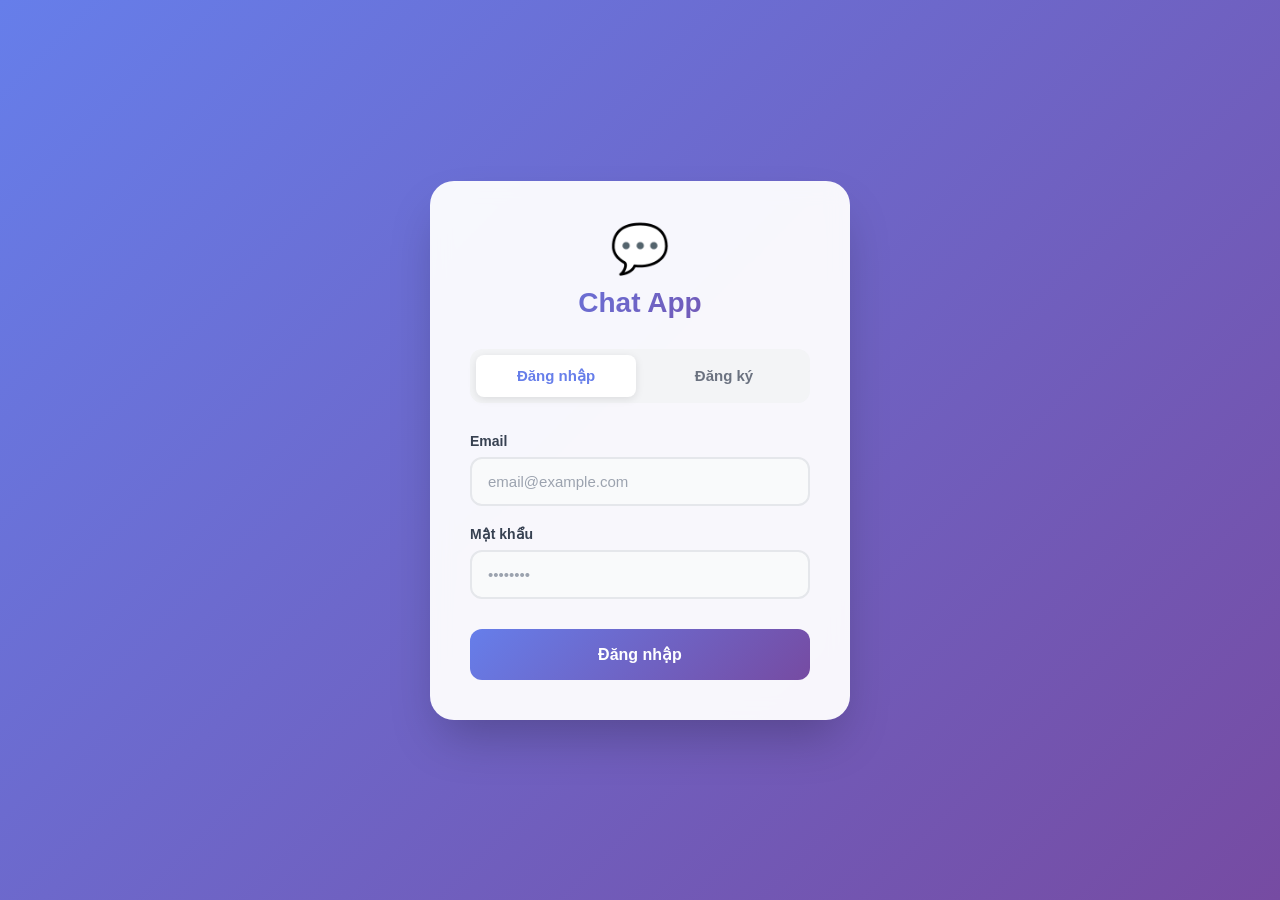
<file: Client/index.html>
<!DOCTYPE html>
<html lang="vi">
<head>
    <meta charset="UTF-8">
    <meta name="viewport" content="width=device-width, initial-scale=1.0">
    <title>Chat App</title>
    <link rel="stylesheet" href="styles.css">
</head>
<body>
    <script>
        // Kiểm tra đã đăng nhập chưa
        const token = localStorage.getItem('token');
        if (token) {
            window.location.href = 'chat.html';
        } else {
            window.location.href = 'auth.html';
        }
    </script>
</body>
</html>
</file>
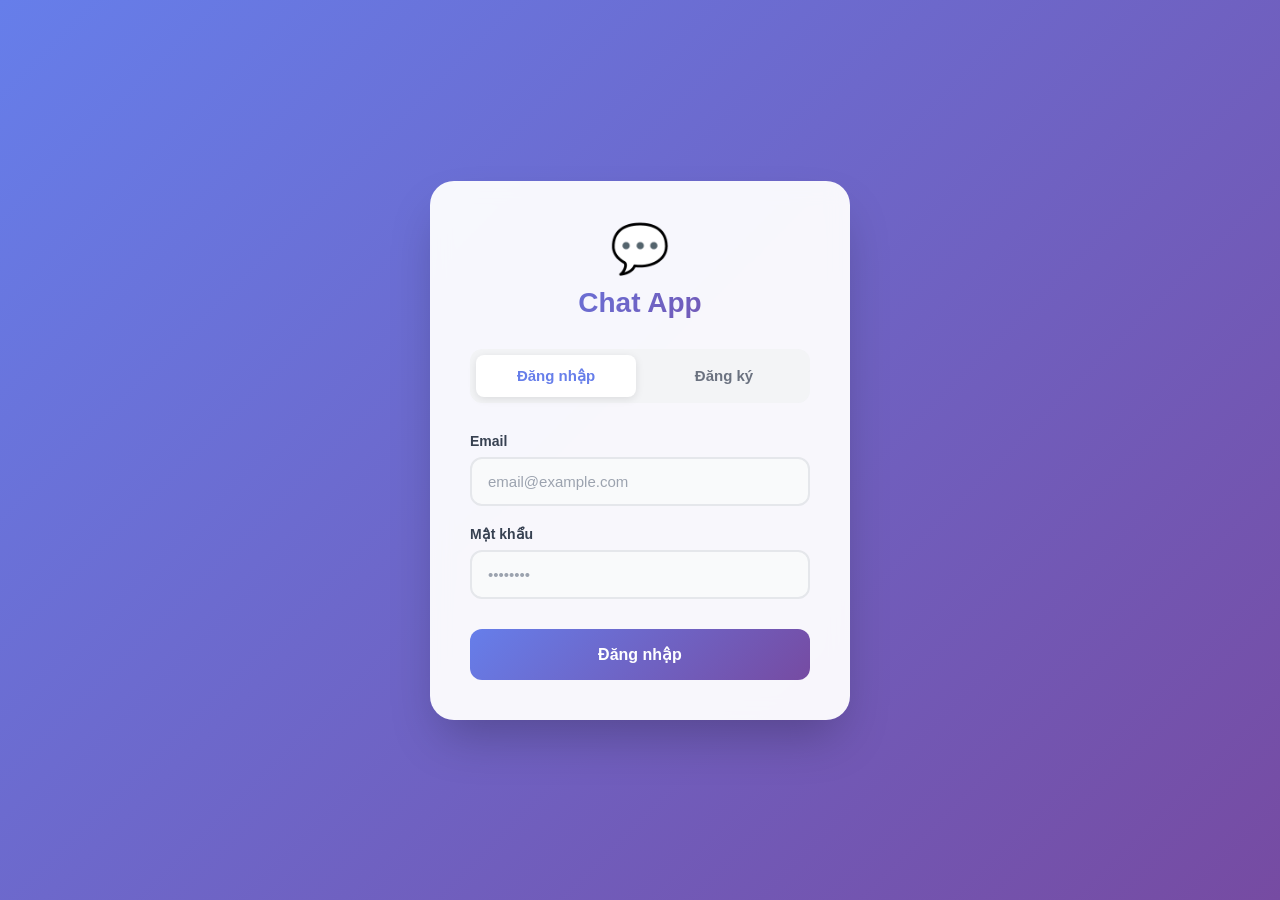
<file: Client/auth.html>
<!DOCTYPE html>
<html lang="vi">
<head>
    <meta charset="UTF-8">
    <meta name="viewport" content="width=device-width, initial-scale=1.0">
    <title>Chat App - Đăng nhập / Đăng ký</title>
    <link rel="stylesheet" href="styles.css">
</head>
<body>
    <div class="container">
        <div class="auth-card">
            <div class="logo">
                <div class="logo-icon">💬</div>
                <h1>Chat App</h1>
            </div>
            
            <div class="tabs">
                <button class="tab active" data-tab="login">Đăng nhập</button>
                <button class="tab" data-tab="register">Đăng ký</button>
            </div>

            <form id="loginForm" class="form active">
                <div class="form-group">
                    <label for="loginEmail">Email</label>
                    <input type="email" id="loginEmail" placeholder="email@example.com" required>
                </div>
                <div class="form-group">
                    <label for="loginPassword">Mật khẩu</label>
                    <input type="password" id="loginPassword" placeholder="••••••••" required>
                </div>
                <button type="submit" class="btn-primary">Đăng nhập</button>
            </form>

            <form id="registerForm" class="form">
                <div class="form-group">
                    <label for="registerName">Tên hiển thị</label>
                    <input type="text" id="registerName" placeholder="Nguyễn Văn A" required>
                </div>
                <div class="form-group">
                    <label for="registerEmail">Email</label>
                    <input type="email" id="registerEmail" placeholder="email@example.com" required>
                </div>
                <div class="form-group">
                    <label for="registerPassword">Mật khẩu</label>
                    <input type="password" id="registerPassword" placeholder="••••••••" required>
                </div>
                <div class="form-group">
                    <label for="confirmPassword">Xác nhận mật khẩu</label>
                    <input type="password" id="confirmPassword" placeholder="••••••••" required>
                </div>
                <button type="submit" class="btn-primary">Đăng ký</button>
            </form>

            <div id="message" class="message"></div>
        </div>
    </div>

    <script src="js/app.js?v=2026012101"></script>
</body>
</html>
</file>
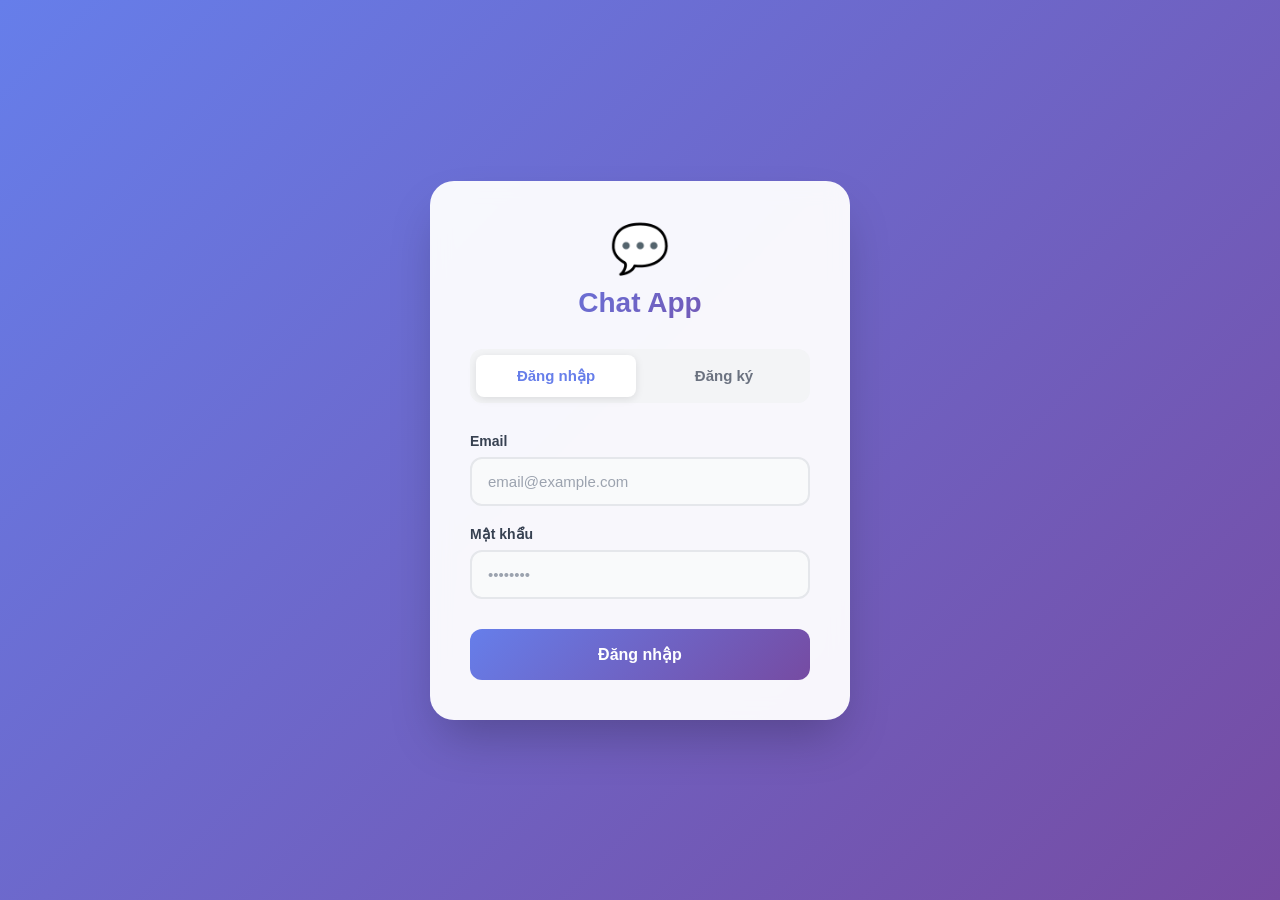
<file: Client/chat.html>
<!DOCTYPE html>
<html lang="vi">
<head>
    <meta charset="UTF-8">
    <meta name="viewport" content="width=device-width, initial-scale=1.0">
    <title>Chat - Chat Application</title>
    <link rel="stylesheet" href="css/style.css?v=20260120">
    <link rel="stylesheet" href="css/chat.css?v=20260120">
    <link rel="stylesheet" href="css/search.css?v=20260120">

</head>
<body>
    <div class="chat-container">
        <!-- Sidebar -->
        <div class="sidebar">
            <div class="sidebar-header">
                <div class="user-profile">
                    <div class="avatar-wrapper">
                        <img src="assets/images/default-avatar.svg" alt="Avatar" class="avatar" id="userAvatar">
                        <span class="online-indicator pulse" id="myOnlineIndicator"></span>
                    </div>
                    <div class="user-info">
                        <span class="user-name" id="userName">Loading...</span>
                        <span class="user-status" id="userStatus">Online</span>
                    </div>
                </div>
                <button class="btn-icon" id="btnLogout" title="Đăng xuất">
                    <span>🚪</span>
                </button>
            </div>

            <!-- Tabs -->
            <div class="sidebar-tabs">
                <button class="tab-btn active" data-tab="chats">💬 Chat</button>
                <button class="tab-btn" data-tab="groups">👥 Nhóm</button>
            </div>

            <!-- Search -->
            <div class="search-box">
                <input type="text" placeholder="🔍 Tìm người dùng..." id="searchInput" autocomplete="off">
                <button class="btn-search" id="btnSearch" title="Tìm kiếm">
                    <span>🔍</span>
                </button>
                <div class="search-results" id="searchResults">
                    <!-- Search results will appear here -->
                </div>
            </div>

            <!-- Action buttons -->
            <div class="sidebar-actions">
                <button class="btn-action" id="btnCreateGroup">➕ Tạo nhóm</button>
            </div>

            <!-- Conversation list -->
            <div class="conversation-list" id="conversationList">
                <p class="empty-state">Chưa có cuộc trò chuyện nào</p>
            </div>
        </div>

        <!-- Main chat area -->
        <div class="main-chat">
            <div class="empty-chat" id="emptyChat">
                <h2>💬 Chọn một cuộc trò chuyện</h2>
                <p>Hoặc tạo nhóm mới để bắt đầu chat</p>
            </div>

            <div class="active-chat" id="activeChat" style="display: none;">
                <!-- Chat header -->
                <div class="chat-header">
                    <div class="chat-info">
                        <img src="assets/images/default-avatar.svg" alt="Avatar" class="avatar" id="chatAvatar">
                        <div>
                            <h3 id="chatTitle">Chat title</h3>
                            <span class="chat-members" id="chatMembers">2 thành viên</span>
                        </div>
                    </div>
                    <div class="chat-actions">
                        <button class="btn-icon" id="btnPinned" title="Tin nhắn đã ghim" disabled>
                            📌 <small>(Người 4)</small>
                        </button>
                        <button class="btn-icon" id="btnChatInfo" title="Thông tin">ℹ️</button>
                    </div>
                </div>

                <!-- Pinned messages (TODO: Người 4) -->
                <div class="pinned-messages" id="pinnedMessages" style="display: none;">
                    <p>📌 Ghim tin nhắn - TODO: Người 4</p>
                </div>

                <!-- Messages area -->
                <div class="messages-area" id="messagesArea">
                    <!-- Messages will be loaded here -->
                </div>


                <!-- Message input -->
                <div class="message-input-area">
                    <div class="sticker-picker" id="stickerPicker" style="display:none;">
                        <div class="sticker-grid" id="stickerGrid"></div>
                    </div>
                    <input type="file" id="fileInput" class="file-input-hidden" accept="image/*,video/*,.pdf,.doc,.docx,.xls,.xlsx,.txt,.zip,.rar" multiple>
                    <label class="btn-icon btn-attachment" id="btnAttachment" for="fileInput" title="Chọn file">
                        ＋
                    </label>
                    <button class="btn-icon" id="btnSticker" title="Sticker">
                        😊
                    </button>
                    <input type="text" id="messageInput" placeholder="Nhập tin nhắn..." autocomplete="off">
                    <button class="btn-send" id="btnSend">
                        Gửi ➤
                    </button>
                </div>
                
                <!-- File upload preview -->
                <div class="file-preview-area" id="filePreviewArea" style="display: none;">
                    <div class="file-preview-header">
                        <span>File đính kèm</span>
                        <button class="btn-close-preview" id="btnClosePreview">✕</button>
                    </div>
                    <div class="file-preview-list" id="filePreviewList"></div>
                </div>
            </div>
        </div>

        <!-- Right panel (Group info / Member list) -->
        <div class="right-panel" id="rightPanel" style="display: none;">
            <div class="panel-header">
                <h3>Thông tin nhóm</h3>
                <button class="btn-icon" id="btnClosePanel">✕</button>
            </div>
            <div class="panel-content">
                <div class="group-info">
                    <img src="assets/images/default-avatar.svg" alt="Group" class="group-avatar" id="groupAvatar">
                    <h4 id="groupName">Tên nhóm</h4>
                    <button class="btn-secondary" id="btnEditGroup">✏️ Chỉnh sửa</button>
                </div>
                <div class="members-section">
                    <h4>Thành viên (<span id="memberCount">0</span>)</h4>
                    <button class="btn-secondary" id="btnAddMember">➕ Thêm thành viên</button>
                    <div class="members-list" id="membersList">
                        <!-- Members will be loaded here -->
                    </div>
                </div>
            </div>
        </div>
    </div>

    <!-- Modals -->
    <!-- Create Group Modal -->
    <div class="modal" id="createGroupModal">
        <div class="modal-content">
            <div class="modal-header">
                <h3>Tạo nhóm mới</h3>
                <button class="btn-close" id="closeGroupModal">✕</button>
            </div>
            <div class="modal-body">
                <div class="form-group">
                    <label>Tên nhóm</label>
                    <input type="text" id="groupNameInput" placeholder="Nhập tên nhóm...">
                </div>
                <div class="form-group">
                    <label>Thành viên</label>
                    <div class="member-search-box">
                        <input type="text" id="memberSearchInput" placeholder="🔍 Tìm người dùng..." autocomplete="off">
                    </div>
                    <div class="member-search-results" id="memberSearchResults">
                        <div class="member-search-empty">Nhập tên hoặc email để tìm kiếm</div>
                    </div>
                    <div class="selected-members" id="selectedMembersContainer" style="display: none;">
                        <div class="selected-members-title">Đã chọn (<span id="selectedCount">0</span>):</div>
                        <div class="selected-members-list" id="selectedMembersList"></div>
                    </div>
                </div>
            </div>
            <div class="modal-footer">
                <button class="btn-secondary" id="cancelGroupModal">Hủy</button>
                <button class="btn-primary" id="confirmCreateGroup">Tạo nhóm</button>
            </div>
        </div>
    </div>

    <!-- Add Member Modal -->
    <div class="modal" id="addMemberModal" style="display: none;">
        <div class="modal-content">
            <div class="modal-header">
                <h3>Thêm thành viên</h3>
                <button class="btn-close" id="closeAddMemberModal">✕</button>
            </div>
            <div class="modal-body">
                <div class="form-group">
                    <label>Tìm người dùng</label>
                    <div class="member-search-box">
                        <input type="text" id="addMemberSearchInput" placeholder="🔍 Nhập tên hoặc email..." autocomplete="off">
                    </div>
                    <div class="member-search-results" id="addMemberSearchResults">
                        <div class="member-search-empty">Nhập tên hoặc email để tìm kiếm</div>
                    </div>
                </div>
            </div>
            <div class="modal-footer">
                <button class="btn-secondary" id="cancelAddMemberModal">Hủy</button>
                <button class="btn-primary" id="confirmAddMember" disabled>Thêm</button>
            </div>
        </div>
    </div>

    <!-- Server down modal (TODO: Người 3) -->
    <div class="modal" id="serverDownModal" style="display: none;">
        <div class="modal-content">
            <h3>⚠️ Server đang bảo trì</h3>
            <p>Bạn muốn chờ server bật lại hay thoát?</p>
            <div class="modal-footer">
                <button class="btn-secondary">Thoát</button>
                <button class="btn-primary">Chờ</button>
            </div>
        </div>
    </div>
    
    <script src="js/upload.js?v=20260136"></script>
    <script src="js/socket-real.js?v=20260136"></script>
    <script src="js/ui.js?v=20260136"></script>
    <script src="js/app.js?v=20260136"></script>
















</body>
</html>
</file>
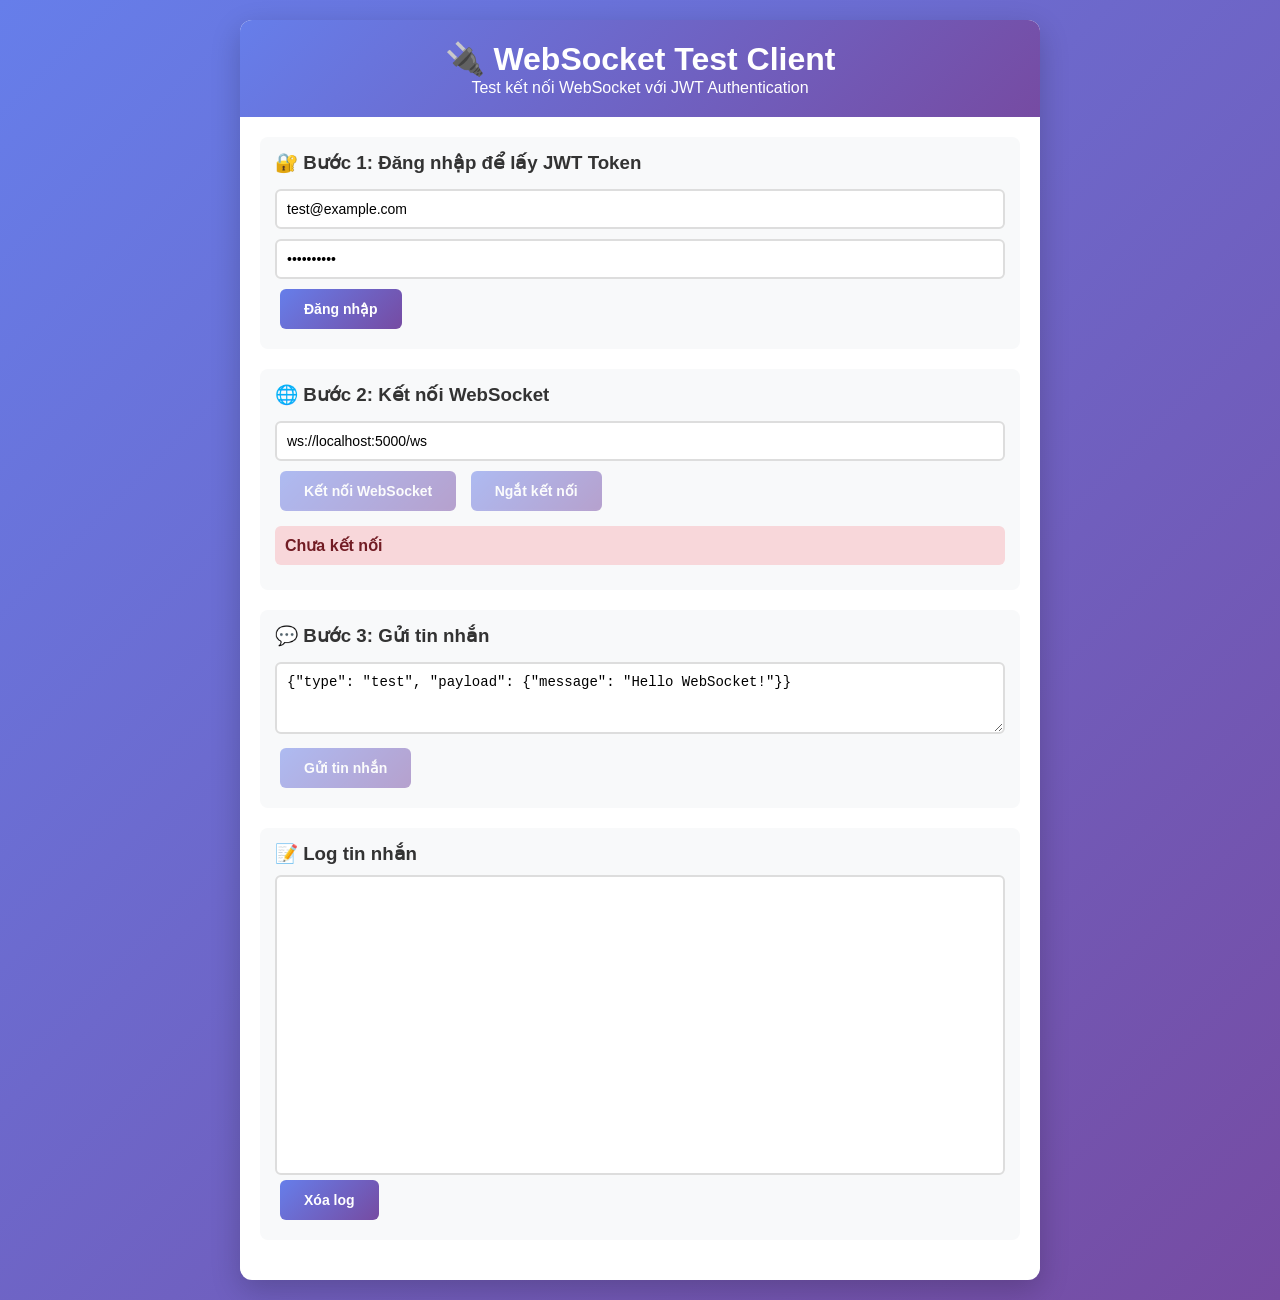
<file: Client/websocket-test.html>
<!DOCTYPE html>
<html lang="vi">
<head>
    <meta charset="UTF-8">
    <meta name="viewport" content="width=device-width, initial-scale=1.0">
    <title>WebSocket Test Client</title>
    <style>
        * {
            margin: 0;
            padding: 0;
            box-sizing: border-box;
        }
        body {
            font-family: 'Segoe UI', Tahoma, Geneva, Verdana, sans-serif;
            background: linear-gradient(135deg, #667eea 0%, #764ba2 100%);
            min-height: 100vh;
            padding: 20px;
        }
        .container {
            max-width: 800px;
            margin: 0 auto;
            background: white;
            border-radius: 12px;
            box-shadow: 0 10px 30px rgba(0,0,0,0.2);
            overflow: hidden;
        }
        .header {
            background: linear-gradient(135deg, #667eea 0%, #764ba2 100%);
            color: white;
            padding: 20px;
            text-align: center;
        }
        .content {
            padding: 20px;
        }
        .section {
            margin-bottom: 20px;
            padding: 15px;
            background: #f8f9fa;
            border-radius: 8px;
        }
        .section h3 {
            margin-bottom: 10px;
            color: #333;
        }
        input, textarea {
            width: 100%;
            padding: 10px;
            margin: 5px 0;
            border: 2px solid #ddd;
            border-radius: 6px;
            font-size: 14px;
        }
        button {
            background: linear-gradient(135deg, #667eea 0%, #764ba2 100%);
            color: white;
            border: none;
            padding: 12px 24px;
            border-radius: 6px;
            cursor: pointer;
            font-size: 14px;
            font-weight: bold;
            margin: 5px;
            transition: transform 0.2s;
        }
        button:hover {
            transform: translateY(-2px);
        }
        button:disabled {
            opacity: 0.5;
            cursor: not-allowed;
        }
        .status {
            padding: 10px;
            border-radius: 6px;
            margin: 10px 0;
            font-weight: bold;
        }
        .status.connected {
            background: #d4edda;
            color: #155724;
        }
        .status.disconnected {
            background: #f8d7da;
            color: #721c24;
        }
        #messages {
            height: 300px;
            overflow-y: auto;
            padding: 10px;
            background: white;
            border: 2px solid #ddd;
            border-radius: 6px;
            font-family: 'Courier New', monospace;
            font-size: 12px;
        }
        .message {
            margin: 5px 0;
            padding: 8px;
            border-radius: 4px;
        }
        .message.sent {
            background: #e3f2fd;
            border-left: 4px solid #2196F3;
        }
        .message.received {
            background: #f1f8e9;
            border-left: 4px solid #8bc34a;
        }
        .message.system {
            background: #fff3e0;
            border-left: 4px solid #ff9800;
        }
        .message.error {
            background: #ffebee;
            border-left: 4px solid #f44336;
        }
    </style>
</head>
<body>
    <div class="container">
        <div class="header">
            <h1>🔌 WebSocket Test Client</h1>
            <p>Test kết nối WebSocket với JWT Authentication</p>
        </div>
        <div class="content">
            <!-- Auth Section -->
            <div class="section">
                <h3>🔐 Bước 1: Đăng nhập để lấy JWT Token</h3>
                <input type="email" id="email" placeholder="Email" value="test@example.com">
                <input type="password" id="password" placeholder="Password" value="Test123456">
                <button onclick="login()">Đăng nhập</button>
                <div id="loginStatus"></div>
            </div>

            <!-- WebSocket Section -->
            <div class="section">
                <h3>🌐 Bước 2: Kết nối WebSocket</h3>
                <input type="text" id="wsUrl" placeholder="WebSocket URL" value="ws://localhost:5000/ws">
                <button id="connectBtn" onclick="connectWebSocket()" disabled>Kết nối WebSocket</button>
                <button id="disconnectBtn" onclick="disconnectWebSocket()" disabled>Ngắt kết nối</button>
                <div id="wsStatus" class="status disconnected">Chưa kết nối</div>
            </div>

            <!-- Message Section -->
            <div class="section">
                <h3>💬 Bước 3: Gửi tin nhắn</h3>
                <textarea id="messageInput" placeholder="Nhập tin nhắn JSON..." rows="3">{"type": "test", "payload": {"message": "Hello WebSocket!"}}</textarea>
                <button id="sendBtn" onclick="sendMessage()" disabled>Gửi tin nhắn</button>
            </div>

            <!-- Messages Log -->
            <div class="section">
                <h3>📝 Log tin nhắn</h3>
                <div id="messages"></div>
                <button onclick="clearMessages()">Xóa log</button>
            </div>
        </div>
    </div>

    <script>
        let ws = null;
        let token = null;

        async function login() {
            const email = document.getElementById('email').value;
            const password = document.getElementById('password').value;
            const loginStatus = document.getElementById('loginStatus');

            try {
                loginStatus.innerHTML = '<div class="message system">Đang đăng nhập...</div>';
                
                const response = await fetch('http://localhost:5000/api/auth/login', {
                    method: 'POST',
                    headers: { 'Content-Type': 'application/json' },
                    body: JSON.stringify({ email, password })
                });

                const data = await response.json();

                if (data.success) {
                    token = data.token;
                    loginStatus.innerHTML = `
                        <div class="message received">
                            ✅ Đăng nhập thành công!<br>
                            User: ${data.user.displayName} (${data.user.email})<br>
                            Token: ${token.substring(0, 50)}...
                        </div>
                    `;
                    document.getElementById('connectBtn').disabled = false;
                } else {
                    loginStatus.innerHTML = `<div class="message error">❌ ${data.message}</div>`;
                }
            } catch (error) {
                loginStatus.innerHTML = `<div class="message error">❌ Lỗi: ${error.message}</div>`;
            }
        }

        function connectWebSocket() {
            if (!token) {
                addMessage('❌ Vui lòng đăng nhập trước!', 'error');
                return;
            }

            const wsUrl = document.getElementById('wsUrl').value;
            ws = new WebSocket(wsUrl);

            ws.onopen = () => {
                addMessage('🔌 WebSocket connected!', 'system');
                document.getElementById('wsStatus').className = 'status connected';
                document.getElementById('wsStatus').textContent = '✅ Đã kết nối';
                
                // Gửi JWT token để xác thực
                ws.send(token);
                addMessage(`📤 Sent JWT token for authentication`, 'sent');
                
                document.getElementById('connectBtn').disabled = true;
                document.getElementById('disconnectBtn').disabled = false;
                document.getElementById('sendBtn').disabled = false;
            };

            ws.onmessage = (event) => {
                const data = JSON.parse(event.data);
                addMessage(`📥 Received: ${JSON.stringify(data, null, 2)}`, 'received');
            };

            ws.onerror = (error) => {
                addMessage(`❌ WebSocket error!`, 'error');
                console.error('WebSocket error:', error);
            };

            ws.onclose = () => {
                addMessage('🔌 WebSocket disconnected!', 'system');
                document.getElementById('wsStatus').className = 'status disconnected';
                document.getElementById('wsStatus').textContent = '❌ Đã ngắt kết nối';
                
                document.getElementById('connectBtn').disabled = false;
                document.getElementById('disconnectBtn').disabled = true;
                document.getElementById('sendBtn').disabled = true;
            };
        }

        function disconnectWebSocket() {
            if (ws) {
                ws.close();
                ws = null;
            }
        }

        function sendMessage() {
            if (!ws || ws.readyState !== WebSocket.OPEN) {
                addMessage('❌ WebSocket chưa kết nối!', 'error');
                return;
            }

            const message = document.getElementById('messageInput').value;
            try {
                // Kiểm tra JSON hợp lệ
                JSON.parse(message);
                ws.send(message);
                addMessage(`📤 Sent: ${message}`, 'sent');
            } catch (error) {
                addMessage(`❌ JSON không hợp lệ: ${error.message}`, 'error');
            }
        }

        function addMessage(message, type) {
            const messagesDiv = document.getElementById('messages');
            const messageDiv = document.createElement('div');
            messageDiv.className = `message ${type}`;
            messageDiv.textContent = `[${new Date().toLocaleTimeString()}] ${message}`;
            messagesDiv.appendChild(messageDiv);
            messagesDiv.scrollTop = messagesDiv.scrollHeight;
        }

        function clearMessages() {
            document.getElementById('messages').innerHTML = '';
        }
    </script>
</body>
</html>
</file>
<file: Client/styles.css>
* {
    margin: 0;
    padding: 0;
    box-sizing: border-box;
}

body {
    font-family: 'Segoe UI', Tahoma, Geneva, Verdana, sans-serif;
    min-height: 100vh;
    background: linear-gradient(135deg, #667eea 0%, #764ba2 100%);
    display: flex;
    align-items: center;
    justify-content: center;
    padding: 20px;
}

.container {
    width: 100%;
    max-width: 420px;
}

.auth-card {
    background: rgba(255, 255, 255, 0.95);
    border-radius: 24px;
    padding: 40px;
    box-shadow: 0 25px 50px -12px rgba(0, 0, 0, 0.25);
    backdrop-filter: blur(10px);
}

.logo {
    text-align: center;
    margin-bottom: 30px;
}

.logo-icon {
    font-size: 48px;
    margin-bottom: 10px;
    animation: bounce 2s infinite;
}

@keyframes bounce {
    0%, 20%, 50%, 80%, 100% {
        transform: translateY(0);
    }
    40% {
        transform: translateY(-10px);
    }
    60% {
        transform: translateY(-5px);
    }
}

.logo h1 {
    font-size: 28px;
    font-weight: 700;
    background: linear-gradient(135deg, #667eea, #764ba2);
    -webkit-background-clip: text;
    -webkit-text-fill-color: transparent;
    background-clip: text;
}

.tabs {
    display: flex;
    gap: 8px;
    margin-bottom: 30px;
    background: #f3f4f6;
    padding: 6px;
    border-radius: 12px;
}

.tab {
    flex: 1;
    padding: 12px 20px;
    border: none;
    background: transparent;
    border-radius: 8px;
    font-size: 15px;
    font-weight: 600;
    color: #6b7280;
    cursor: pointer;
    transition: all 0.3s ease;
}

.tab:hover {
    color: #374151;
}

.tab.active {
    background: white;
    color: #667eea;
    box-shadow: 0 2px 8px rgba(0, 0, 0, 0.1);
}

.form {
    display: none;
}

.form.active {
    display: block;
    animation: fadeIn 0.3s ease;
}

@keyframes fadeIn {
    from {
        opacity: 0;
        transform: translateY(10px);
    }
    to {
        opacity: 1;
        transform: translateY(0);
    }
}

.form-group {
    margin-bottom: 20px;
}

.form-group label {
    display: block;
    margin-bottom: 8px;
    font-size: 14px;
    font-weight: 600;
    color: #374151;
}

.form-group input {
    width: 100%;
    padding: 14px 16px;
    border: 2px solid #e5e7eb;
    border-radius: 12px;
    font-size: 15px;
    transition: all 0.3s ease;
    background: #f9fafb;
}

.form-group input:focus {
    outline: none;
    border-color: #667eea;
    background: white;
    box-shadow: 0 0 0 4px rgba(102, 126, 234, 0.1);
}

.form-group input::placeholder {
    color: #9ca3af;
}

.btn-primary {
    width: 100%;
    padding: 16px;
    border: none;
    border-radius: 12px;
    font-size: 16px;
    font-weight: 600;
    color: white;
    background: linear-gradient(135deg, #667eea 0%, #764ba2 100%);
    cursor: pointer;
    transition: all 0.3s ease;
    margin-top: 10px;
}

.btn-primary:hover {
    transform: translateY(-2px);
    box-shadow: 0 10px 20px rgba(102, 126, 234, 0.3);
}

.btn-primary:active {
    transform: translateY(0);
}

.btn-primary:disabled {
    opacity: 0.7;
    cursor: not-allowed;
    transform: none;
}

.message {
    margin-top: 20px;
    padding: 14px 16px;
    border-radius: 12px;
    font-size: 14px;
    font-weight: 500;
    text-align: center;
    display: none;
}

.message.success {
    display: block;
    background: #d1fae5;
    color: #065f46;
    border: 1px solid #a7f3d0;
}

.message.error {
    display: block;
    background: #fee2e2;
    color: #991b1b;
    border: 1px solid #fecaca;
}

/* Loading spinner */
.spinner {
    display: inline-block;
    width: 20px;
    height: 20px;
    border: 3px solid rgba(255, 255, 255, 0.3);
    border-radius: 50%;
    border-top-color: white;
    animation: spin 1s ease-in-out infinite;
    margin-right: 8px;
    vertical-align: middle;
}

@keyframes spin {
    to {
        transform: rotate(360deg);
    }
}

/* Responsive */
@media (max-width: 480px) {
    .auth-card {
        padding: 30px 24px;
    }
    
    .logo h1 {
        font-size: 24px;
    }
}
</file>
<file: Client/css/style.css>
/* ====== RESET & GENERAL ====== */
* {
    margin: 0;
    padding: 0;
    box-sizing: border-box;
}

:root {
    --primary-color: #0084ff;
    --secondary-color: #e4e6eb;
    --bg-color: #f0f2f5;
    --text-color: #050505;
    --text-secondary: #65676b;
    --border-color: #ddd;
    --success-color: #42b72a;
    --danger-color: #fa383e;
    --online-color: #31a24c;
}

body {
    font-family: 'Segoe UI', Tahoma, Geneva, Verdana, sans-serif;
    background: var(--bg-color);
    color: var(--text-color);
    line-height: 1.6;
}

/* ====== LOGIN PAGE ====== */
.login-container {
    display: flex;
    align-items: center;
    justify-content: center;
    min-height: 100vh;
    background: linear-gradient(135deg, #667eea 0%, #764ba2 100%);
}

.login-box {
    background: white;
    padding: 40px;
    border-radius: 12px;
    box-shadow: 0 8px 24px rgba(0,0,0,0.15);
    width: 100%;
    max-width: 400px;
}

.login-box h1 {
    text-align: center;
    margin-bottom: 30px;
    color: var(--primary-color);
    font-size: 2rem;
}

.form-group {
    margin-bottom: 20px;
}

.form-group label {
    display: block;
    margin-bottom: 8px;
    font-weight: 600;
    color: var(--text-color);
}

.form-group input {
    width: 100%;
    padding: 12px 16px;
    border: 1px solid var(--border-color);
    border-radius: 8px;
    font-size: 14px;
    transition: border-color 0.3s;
}

.form-group input:focus {
    outline: none;
    border-color: var(--primary-color);
}

.btn-primary {
    width: 100%;
    padding: 12px;
    background: var(--primary-color);
    color: white;
    border: none;
    border-radius: 8px;
    font-size: 16px;
    font-weight: 600;
    cursor: pointer;
    transition: background 0.3s;
}

.btn-primary:hover {
    background: #0073e6;
}

.btn-secondary {
    padding: 10px 20px;
    background: var(--secondary-color);
    color: var(--text-color);
    border: none;
    border-radius: 8px;
    font-size: 14px;
    cursor: pointer;
    transition: background 0.3s;
}

.btn-secondary:hover {
    background: #d0d2d7;
}

.toggle-form {
    text-align: center;
    margin-top: 20px;
    color: var(--text-secondary);
}

.toggle-form a {
    color: var(--primary-color);
    text-decoration: none;
    font-weight: 600;
}

.toggle-form a:hover {
    text-decoration: underline;
}

/* ====== BUTTONS ====== */
.btn-icon {
    background: transparent;
    border: none;
    padding: 8px;
    cursor: pointer;
    border-radius: 50%;
    transition: background 0.3s;
    display: inline-flex;
    align-items: center;
    justify-content: center;
    line-height: 1;
}

.btn-icon:hover {
    background: var(--secondary-color);
}

.btn-send {
    padding: 10px 20px;
    background: var(--primary-color);
    color: white;
    border: none;
    border-radius: 8px;
    cursor: pointer;
    font-weight: 600;
}

.btn-send:hover {
    background: #0073e6;
}

.btn-action {
    width: 100%;
    padding: 10px;
    background: var(--primary-color);
    color: white;
    border: none;
    border-radius: 8px;
    cursor: pointer;
    font-weight: 600;
    margin-bottom: 10px;
}

.btn-action:hover {
    background: #0073e6;
}

/* ====== AVATAR ====== */
.avatar {
    width: 40px;
    height: 40px;
    border-radius: 50%;
    object-fit: cover;
    background: var(--secondary-color);
}

/* ====== UTILITY ====== */
.empty-state {
    text-align: center;
    color: var(--text-secondary);
    padding: 20px;
    font-size: 14px;
}

.info-text {
    color: var(--text-secondary);
    font-size: 13px;
    padding: 10px;
}

/* ====== MODAL ====== */
.modal {
    display: none;
    position: fixed;
    top: 0;
    left: 0;
    width: 100%;
    height: 100%;
    background: rgba(0,0,0,0.5);
    z-index: 1000;
    align-items: center;
    justify-content: center;
}

.modal.show {
    display: flex;
}

.modal-content {
    background: white;
    border-radius: 12px;
    width: 90%;
    max-width: 500px;
    max-height: 80vh;
    overflow: auto;
}

.modal-header {
    padding: 20px;
    border-bottom: 1px solid var(--border-color);
    display: flex;
    justify-content: space-between;
    align-items: center;
}

.modal-header h3 {
    margin: 0;
}

.btn-close {
    background: none;
    border: none;
    font-size: 24px;
    cursor: pointer;
    color: var(--text-secondary);
}

.modal-body {
    padding: 20px;
}

.modal-footer {
    padding: 20px;
    border-top: 1px solid var(--border-color);
    display: flex;
    justify-content: flex-end;
    gap: 10px;
}

/* ====== RESPONSIVE ====== */
@media (max-width: 768px) {
    .login-box {
        margin: 20px;
        padding: 30px 20px;
    }
}
</file>
<file: Client/css/chat.css>
/* ====== CHAT LAYOUT ====== */
.chat-container {
    display: grid;
    grid-template-columns: 360px 1fr auto;
    height: 100vh;
    background: var(--bg-color);
}

/* ====== SIDEBAR ====== */
.sidebar {
    background: white;
    border-right: 1px solid var(--border-color);
    display: flex;
    flex-direction: column;
}

.sidebar-header {
    padding: 16px;
    border-bottom: 1px solid var(--border-color);
    display: flex;
    justify-content: space-between;
    align-items: center;
}

.user-profile {
    display: flex;
    align-items: center;
    gap: 12px;
}

.user-info {
    display: flex;
    flex-direction: column;
}

.user-name {
    font-weight: 600;
    font-size: 14px;
}

.user-status {
    font-size: 12px;
    color: var(--online-color);
}

/* ====== ONLINE STATUS INDICATOR ====== */
.avatar-wrapper {
    position: relative;
    display: inline-block;
}

.online-indicator {
    position: absolute;
    bottom: 2px;
    right: 2px;
    width: 12px;
    height: 12px;
    background: #22c55e;
    border: 2px solid white;
    border-radius: 50%;
    z-index: 2;
}

.online-indicator.pulse {
    animation: pulse-online 2s infinite;
}

@keyframes pulse-online {
    0% {
        box-shadow: 0 0 0 0 rgba(34, 197, 94, 0.6);
    }
    70% {
        box-shadow: 0 0 0 6px rgba(34, 197, 94, 0);
    }
    100% {
        box-shadow: 0 0 0 0 rgba(34, 197, 94, 0);
    }
}

.offline-indicator {
    position: absolute;
    bottom: 2px;
    right: 2px;
    width: 12px;
    height: 12px;
    background: #9ca3af;
    border: 2px solid white;
    border-radius: 50%;
    z-index: 2;
}

.sidebar-tabs {
    display: flex;
    border-bottom: 1px solid var(--border-color);
}

.tab-btn {
    flex: 1;
    padding: 12px;
    background: none;
    border: none;
    cursor: pointer;
    font-size: 14px;
    color: var(--text-secondary);
    border-bottom: 2px solid transparent;
    transition: all 0.3s;
}

.tab-btn.active {
    color: var(--primary-color);
    border-bottom-color: var(--primary-color);
}

.search-box {
    padding: 12px;
    border-bottom: 1px solid var(--border-color);
}

.search-box input {
    width: 100%;
    padding: 10px;
    border: 1px solid var(--border-color);
    border-radius: 20px;
    background: var(--bg-color);
}

.search-box small {
    display: block;
    margin-top: 5px;
    color: var(--text-secondary);
    font-size: 11px;
}

.sidebar-actions {
    padding: 12px;
    border-bottom: 1px solid var(--border-color);
}

.conversation-list {
    flex: 1;
    overflow-y: auto;
    padding: 8px;
}

.conversation-item {
    display: flex;
    align-items: center;
    padding: 10px 12px;
    cursor: pointer;
    transition: background 0.2s;
    border-radius: 12px;
    margin: 2px 0;
}

.conversation-item:hover {
    background: var(--bg-color);
}

.conversation-item.active {
    background: var(--secondary-color);
}

.conversation-item .avatar {
    margin-right: 12px;
}

.conversation-info {
    flex: 1;
}

.conversation-title {
    font-weight: 600;
    font-size: 14px;
    margin-bottom: 4px;
}

.conversation-last-message {
    font-size: 13px;
    color: var(--text-secondary);
    white-space: nowrap;
    overflow: hidden;
    text-overflow: ellipsis;
}

.conversation-time {
    font-size: 12px;
    color: var(--text-secondary);
}

/* ====== MAIN CHAT ====== */
.main-chat {
    display: flex;
    flex-direction: column;
    background: var(--bg-color);
}

.empty-chat {
    display: flex;
    flex-direction: column;
    align-items: center;
    justify-content: center;
    height: 100%;
    color: var(--text-secondary);
}

.empty-chat h2 {
    margin-bottom: 10px;
}

.active-chat {
    display: flex;
    flex-direction: column;
    height: 100vh;
}

.chat-header {
    padding: 16px 20px;
    background: white;
    border-bottom: 1px solid var(--border-color);
    display: flex;
    justify-content: space-between;
    align-items: center;
    position: sticky;
    top: 0;
    z-index: 5;
}

.chat-info {
    display: flex;
    align-items: center;
    gap: 12px;
}

.chat-info h3 {
    margin: 0;
    font-size: 16px;
}

.chat-members {
    font-size: 12px;
    color: var(--text-secondary);
}

.chat-actions {
    display: flex;
    gap: 8px;
}

.pinned-messages {
    background: #fff9e6;
    padding: 10px 20px;
    border-bottom: 1px solid var(--border-color);
}

.messages-area {
    flex: 1;
    overflow-y: auto;
    padding: 16px 18px;
    display: flex;
    flex-direction: column;
    gap: 10px;
}

.message {
    display: flex;
    gap: 10px;
    max-width: 70%;
}

.message.own {
    margin-left: auto;
    flex-direction: row-reverse;
}

.message .avatar {
    width: 32px;
    height: 32px;
}

.message-content {
    background: white;
    padding: 10px 14px;
    border-radius: 18px;
    border: 1px solid var(--secondary-color);
    box-shadow: none;
}

.message.own .message-content {
    background: var(--primary-color);
    color: white;
    border: none;
}

.message-sender {
    font-size: 12px;
    font-weight: 600;
    margin-bottom: 4px;
    color: var(--text-secondary);
}

.message.own .message-sender {
    display: none;
}

.message-text {
    font-size: 14px;
    white-space: pre-wrap;
    overflow-wrap: anywhere;
    word-break: break-word;
    line-height: 1.35;
}

/* Clamp tên file dài (đặc biệt khi content = filename) để tránh vỡ layout */
.message-attachment-name {
    display: -webkit-box;
    -webkit-line-clamp: 2;
    -webkit-box-orient: vertical;
    overflow: hidden;
    word-break: break-word;
}

.message-time {
    font-size: 11px;
    color: var(--text-secondary);
    margin-top: 4px;
}

.message.own .message-time {
    color: rgba(255,255,255,0.8);
}

.message-input-area {
    padding: 12px 16px;
    background: white;
    border-top: 1px solid var(--border-color);
    display: flex;
    gap: 10px;
    align-items: center;
    position: sticky;
    bottom: 0;
    z-index: 5;
}

.btn-attachment {
    width: 36px;
    height: 36px;
    border-radius: 50%;
    background: var(--bg-color);
    border: 1px solid var(--border-color);
}

.btn-attachment:hover {
    background: var(--secondary-color);
}

.message-input-area input[type="text"] {
    flex: 1;
    padding: 10px 16px;
    border: 1px solid var(--border-color);
    border-radius: 20px;
    font-size: 14px;
    background: var(--bg-color);
}

.message-input-area input[type="text"]:focus {
    outline: none;
    border-color: var(--primary-color);
    background: white;
}

/* Hide the native file input completely (keep it clickable via label/button) */
.message-input-area input[type="file"].file-input-hidden {
    position: absolute !important;
    width: 1px !important;
    height: 1px !important;
    padding: 0 !important;
    margin: -1px !important;
    overflow: hidden !important;
    clip: rect(0, 0, 0, 0) !important;
    clip-path: inset(50%) !important;
    white-space: nowrap !important;
    border: 0 !important;
    opacity: 0 !important;
    pointer-events: none !important;
}

/* ====== FILE UPLOAD ====== */
.file-preview-area {
    background: white;
    border-top: 1px solid var(--border-color);
    padding: 12px 20px;
    max-height: 200px;
    overflow-y: auto;
}

.file-preview-header {
    display: flex;
    justify-content: space-between;
    align-items: center;
    margin-bottom: 10px;
    font-size: 14px;
    font-weight: 600;
}

.btn-close-preview {
    background: none;
    border: none;
    cursor: pointer;
    font-size: 18px;
    color: var(--text-secondary);
    padding: 0;
    width: 24px;
    height: 24px;
    display: flex;
    align-items: center;
    justify-content: center;
}

.btn-close-preview:hover {
    color: var(--danger-color);
}

.file-preview-list {
    display: flex;
    flex-direction: column;
    gap: 8px;
}

.file-preview-item {
    display: flex;
    align-items: center;
    gap: 10px;
    padding: 8px;
    background: var(--bg-color);
    border-radius: 8px;
}

.file-preview-icon {
    width: 40px;
    height: 40px;
    display: flex;
    align-items: center;
    justify-content: center;
    font-size: 24px;
    background: white;
    border-radius: 4px;
}

.file-preview-icon img {
    width: 100%;
    height: 100%;
    object-fit: cover;
    border-radius: 4px;
}

.file-preview-info {
    flex: 1;
    min-width: 0;
}

.file-preview-name {
    font-size: 13px;
    font-weight: 500;
    white-space: nowrap;
    overflow: hidden;
    text-overflow: ellipsis;
}

.file-preview-size {
    font-size: 11px;
    color: var(--text-secondary);
}

.file-preview-progress {
    flex: 1;
}

.progress-bar {
    height: 4px;
    background: var(--border-color);
    border-radius: 2px;
    overflow: hidden;
    margin-top: 4px;
}

.progress-bar-fill {
    height: 100%;
    background: var(--primary-color);
    transition: width 0.3s;
}

.btn-remove-file {
    background: none;
    border: none;
    cursor: pointer;
    color: var(--danger-color);
    font-size: 18px;
    padding: 4px;
}

/* Message with file attachments */
.message-file {
    margin-top: 8px;
}

.message-image {
    max-width: 300px;
    border-radius: 8px;
    cursor: pointer;
}

.message-image img {
    width: 100%;
    height: auto;
    border-radius: 8px;
}

.message-video {
    max-width: 300px;
    border-radius: 8px;
}

.message-video video {
    width: 100%;
    border-radius: 8px;
}

.message-file-item {
    display: flex;
    align-items: center;
    gap: 10px;
    padding: 10px;
    background: rgba(0,0,0,0.05);
    border-radius: 8px;
    transition: background 0.2s;
}

.file-main {
    display: flex;
    align-items: center;
    gap: 10px;
    flex: 1;
    min-width: 0;
    cursor: pointer;
}

.message-file-actions {
    margin-top: 8px;
    display: flex;
    justify-content: flex-end;
}

.file-download-btn {
    display: inline-flex;
    align-items: center;
    justify-content: center;
    height: 28px;
    padding: 0 10px;
    border-radius: 8px;
    font-size: 12px;
    font-weight: 600;
    text-decoration: none;
    background: rgba(0,0,0,0.08);
    color: var(--text-color);
    border: 1px solid rgba(0,0,0,0.10);
    cursor: pointer;
    white-space: nowrap;
}

.file-download-btn:hover {
    background: rgba(0,0,0,0.12);
}

.message.own .file-download-btn {
    background: rgba(255,255,255,0.22);
    border-color: rgba(255,255,255,0.25);
    color: #fff;
}

.message.own .file-download-btn:hover {
    background: rgba(255,255,255,0.30);
}

.message.own .message-file-item {
    background: rgba(255,255,255,0.2);
}

.message-file-item:hover {
    background: rgba(0,0,0,0.1);
}

.message.own .message-file-item:hover {
    background: rgba(255,255,255,0.3);
}

.file-icon {
    width: 40px;
    height: 40px;
    display: flex;
    align-items: center;
    justify-content: center;
    font-size: 24px;
}

.file-info {
    flex: 1;
    min-width: 0;
}

.file-name {
    font-size: 13px;
    font-weight: 500;
    white-space: nowrap;
    overflow: hidden;
    text-overflow: ellipsis;
}

.file-size {
    font-size: 11px;
    opacity: 0.7;
}

/* Upload progress under message */
.upload-progress {
    margin-top: 8px;
}

.upload-progress-bar {
    width: 100%;
    height: 6px;
    background: rgba(0,0,0,0.08);
    border-radius: 999px;
    overflow: hidden;
}

.message.own .upload-progress-bar {
    background: rgba(255,255,255,0.25);
}

.upload-progress-fill {
    height: 100%;
    width: 0;
    background: var(--primary-color);
    border-radius: 999px;
    transition: width 0.15s linear;
}

.message.own .upload-progress-fill {
    background: rgba(255,255,255,0.85);
}

.upload-progress-text {
    margin-top: 4px;
    font-size: 11px;
    color: var(--text-secondary);
}

.message.own .upload-progress-text {
    color: rgba(255,255,255,0.85);
}

/* ====== RIGHT PANEL ====== */
.right-panel {
    width: 320px;
    background: white;
    border-left: 1px solid var(--border-color);
    display: flex;
    flex-direction: column;
}

.panel-header {
    padding: 16px;
    border-bottom: 1px solid var(--border-color);
    display: flex;
    justify-content: space-between;
    align-items: center;
}

.panel-header h3 {
    margin: 0;
    font-size: 16px;
}

.panel-content {
    flex: 1;
    overflow-y: auto;
    padding: 16px;
}

.group-info {
    text-align: center;
    margin-bottom: 24px;
}

.group-avatar {
    width: 80px;
    height: 80px;
    border-radius: 50%;
    margin-bottom: 12px;
}

.group-info h4 {
    margin-bottom: 12px;
}

.members-section h4 {
    margin-bottom: 12px;
    display: flex;
    justify-content: space-between;
    align-items: center;
}

.members-list {
    display: flex;
    flex-direction: column;
    gap: 8px;
}

.member-item {
    display: flex;
    align-items: center;
    gap: 10px;
    padding: 8px;
    border-radius: 8px;
    transition: background 0.2s;
}

.member-item:hover {
    background: var(--bg-color);
}

.member-info {
    flex: 1;
}

.member-name {
    font-weight: 600;
    font-size: 14px;
}

.member-role {
    font-size: 12px;
    color: var(--text-secondary);
}

.member-actions {
    display: flex;
    gap: 4px;
}

.unread-badge {
    background: var(--primary-color);
    color: white;
    border-radius: 12px;
    padding: 2px 8px;
    font-size: 11px;
    font-weight: 600;
    min-width: 20px;
    text-align: center;
    display: inline-block;
    margin-top: 4px;
}

/* ====== RESPONSIVE ====== */
@media (max-width: 1024px) {
    .right-panel {
        position: absolute;
        right: 0;
        height: 100vh;
        z-index: 10;
        box-shadow: -2px 0 8px rgba(0,0,0,0.1);
    }
}

@media (max-width: 768px) {
    .chat-container {
        grid-template-columns: 1fr;
    }
    
    .sidebar {
        display: none;
    }
    
    .sidebar.show {
        display: flex;
        position: absolute;
        left: 0;
        height: 100vh;
        width: 100%;
        z-index: 10;
    }
}

.sticker-picker {
    position: absolute;
    bottom: 70px;
    left: 20px;
    width: 70%;
    max-height: 300px;
    background: #fff;
    border-radius: 8px;
    box-shadow: 0 4px 12px rgba(0,0,0,.2);
    overflow-y: auto;
    padding: 10px;
    z-index: 999;
}

.sticker-grid {
    display: grid;
    grid-template-columns: repeat(4, 1fr);
    gap: 10px;
}

.sticker-item {
    cursor: pointer;
    transition: transform .15s;
}

.sticker-item:hover {
    transform: scale(1.1);
}

.sticker-item img {
    width: 100%;
}

/* Message sticker styling */
.message-sticker {
    margin-top: 8px;
}

.message-sticker img {
    width: 120px;
    height: 120px;
    object-fit: contain;
    border-radius: 8px;
}
</file>
<file: Client/css/search.css>
/* Search Results Dropdown */
.search-box {
    position: relative;
    display: flex;
    gap: 8px;
    align-items: center;
}

.search-box input {
    flex: 1;
}

.btn-search {
    background: var(--primary-color, #0084ff);
    border: none;
    border-radius: 6px;
    padding: 8px 12px;
    cursor: pointer;
    transition: all 0.2s;
    display: flex;
    align-items: center;
    justify-content: center;
    min-width: 40px;
    height: 40px;
}

.btn-search:hover {
    background: var(--primary-hover, #0073e6);
    transform: scale(1.05);
}

.btn-search:active {
    transform: scale(0.95);
}

.btn-search span {
    font-size: 18px;
}

.search-results {
    position: absolute;
    top: 100%;
    left: 0;
    right: 0;
    background: var(--bg-secondary, #2a2a2a);
    border: 1px solid var(--border-color, #404040);
    border-radius: 8px;
    max-height: 400px;
    overflow-y: auto;
    box-shadow: 0 4px 12px rgba(0, 0, 0, 0.3);
    z-index: 1000;
    margin-top: 8px;
    display: none;
}

.search-results.show {
    display: block;
}

.search-result-item {
    padding: 12px;
    display: flex;
    align-items: center;
    gap: 12px;
    cursor: pointer;
    transition: background 0.2s;
    border-bottom: 1px solid var(--border-color, #404040);
}

.search-result-item:last-child {
    border-bottom: none;
}

.search-result-item:hover {
    background: var(--bg-hover, #353535);
}

.search-result-item .avatar-wrapper {
    position: relative;
    flex-shrink: 0;
}

.search-result-item .avatar {
    width: 40px;
    height: 40px;
    border-radius: 50%;
}

.search-result-item .user-info {
    flex: 1;
    min-width: 0;
}

.search-result-item .user-name {
    font-weight: 500;
    color: var(--text-primary, #ffffff);
    display: block;
    white-space: nowrap;
    overflow: hidden;
    text-overflow: ellipsis;
}

.search-result-item .user-status {
    font-size: 12px;
    color: var(--text-secondary, #999);
}

.search-no-results {
    padding: 24px;
    text-align: center;
    color: var(--text-secondary, #999);
}

.search-loading {
    padding: 24px;
    text-align: center;
    color: var(--text-secondary, #999);
}

/* Member Selection in Modal */
.member-search-box {
    margin-bottom: 16px;
}

.member-search-box input {
    width: 100%;
    padding: 10px 12px;
    border: 1px solid var(--border-color, #404040);
    border-radius: 6px;
    background: var(--bg-tertiary, #1a1a1a);
    color: var(--text-primary, #ffffff);
    font-size: 14px;
}

.member-search-results {
    max-height: 200px;
    overflow-y: auto;
    margin-bottom: 16px;
    border: 1px solid var(--border-color, #404040);
    border-radius: 6px;
    background: var(--bg-tertiary, #1a1a1a);
}

.member-search-item {
    padding: 10px 12px;
    display: flex;
    align-items: center;
    gap: 12px;
    cursor: pointer;
    transition: background 0.2s;
    border-bottom: 1px solid var(--border-color, #404040);
}

.member-search-item:last-child {
    border-bottom: none;
}

.member-search-item:hover {
    background: var(--bg-hover, #353535);
}

.member-search-item input[type="checkbox"] {
    width: 18px;
    height: 18px;
    cursor: pointer;
}

.member-search-item .avatar {
    width: 36px;
    height: 36px;
    border-radius: 50%;
}

.member-search-item .member-info {
    flex: 1;
    min-width: 0;
}

.member-search-item .member-name {
    font-weight: 500;
    color: var(--text-primary, #ffffff);
    display: block;
    white-space: nowrap;
    overflow: hidden;
    text-overflow: ellipsis;
    font-size: 14px;
}

.member-search-item .member-status {
    font-size: 12px;
    color: var(--text-secondary, #999);
}

.selected-members {
    margin-top: 16px;
}

.selected-members-title {
    font-size: 14px;
    font-weight: 500;
    margin-bottom: 8px;
    color: var(--text-primary, #ffffff);
}

.selected-members-list {
    display: flex;
    flex-wrap: wrap;
    gap: 8px;
}

.selected-member-tag {
    display: inline-flex;
    align-items: center;
    gap: 6px;
    padding: 6px 10px;
    background: var(--primary-color, #0084ff);
    border-radius: 16px;
    font-size: 13px;
    color: white;
}

.selected-member-tag .remove-btn {
    background: none;
    border: none;
    color: white;
    cursor: pointer;
    font-size: 16px;
    line-height: 1;
    padding: 0;
    width: 16px;
    height: 16px;
    display: flex;
    align-items: center;
    justify-content: center;
}

.selected-member-tag .remove-btn:hover {
    opacity: 0.8;
}

.member-search-empty {
    padding: 16px;
    text-align: center;
    color: var(--text-secondary, #999);
    font-size: 14px;
}
</file>
